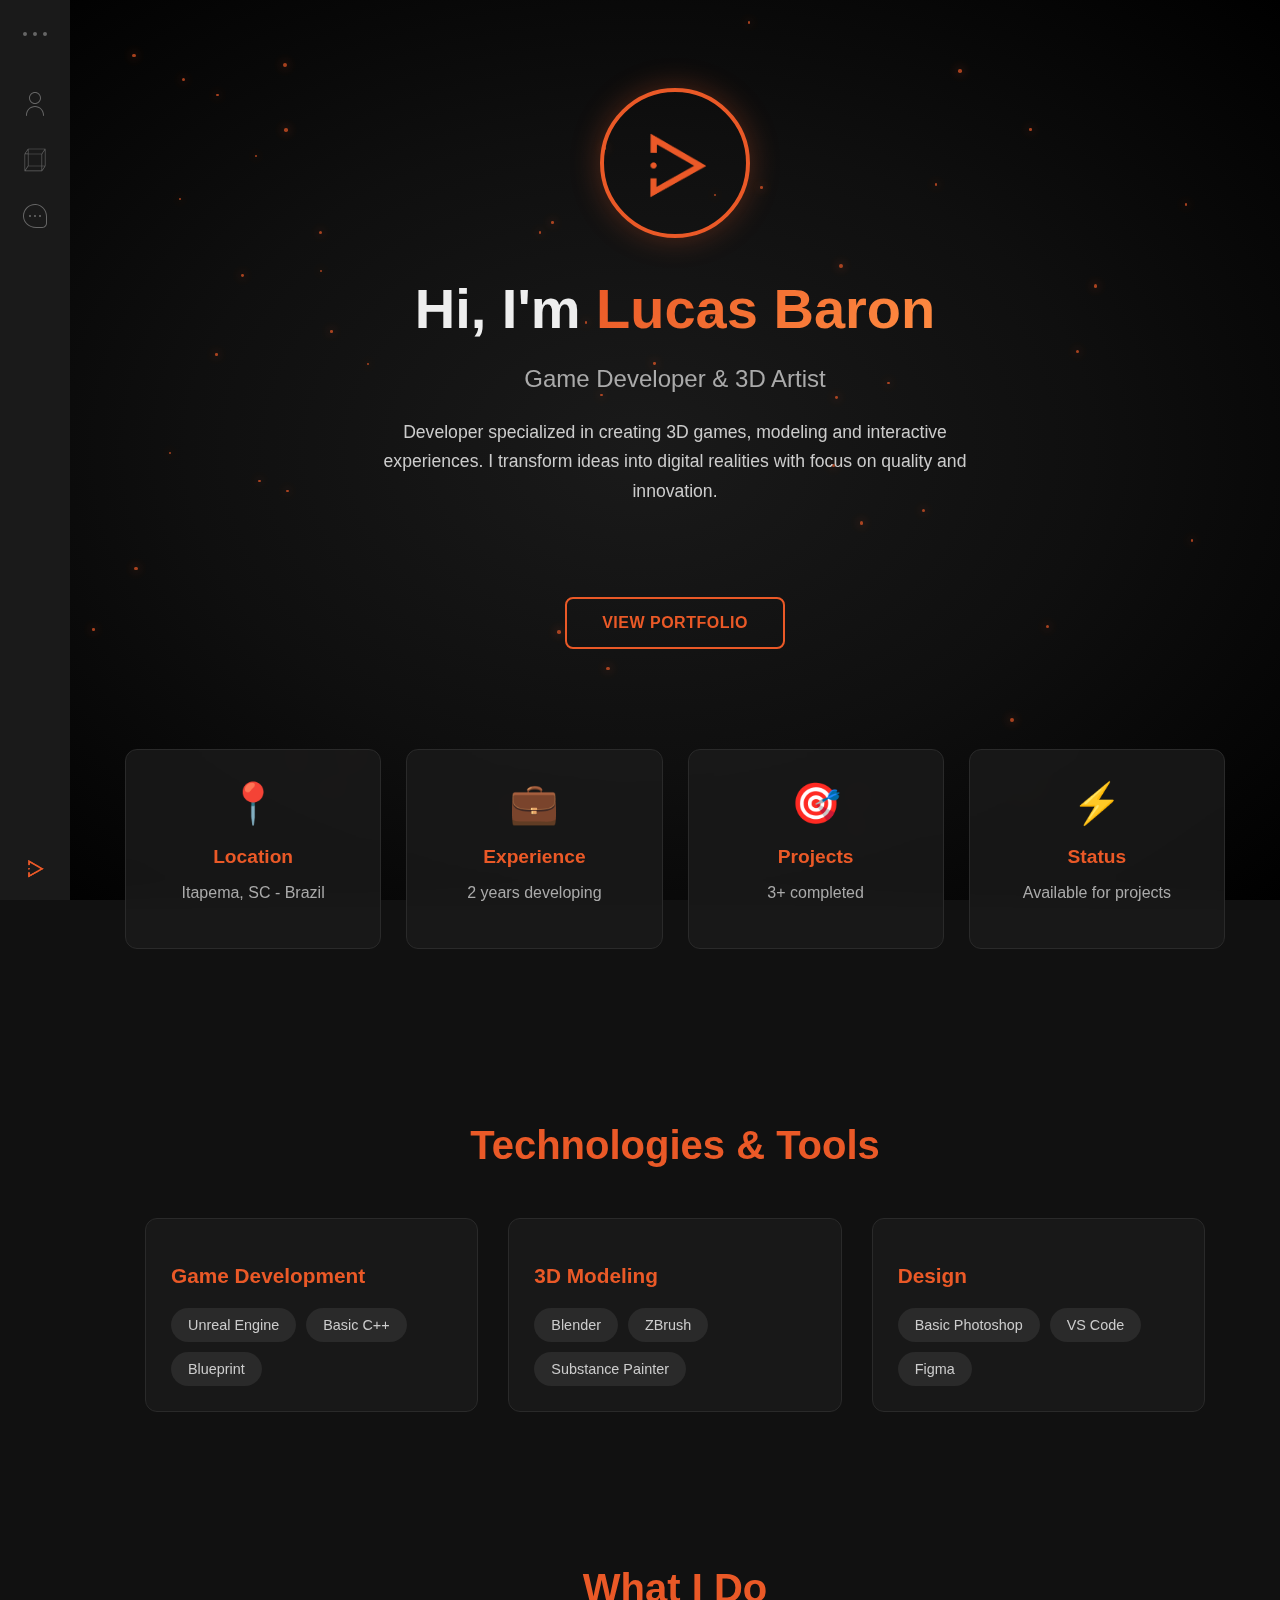
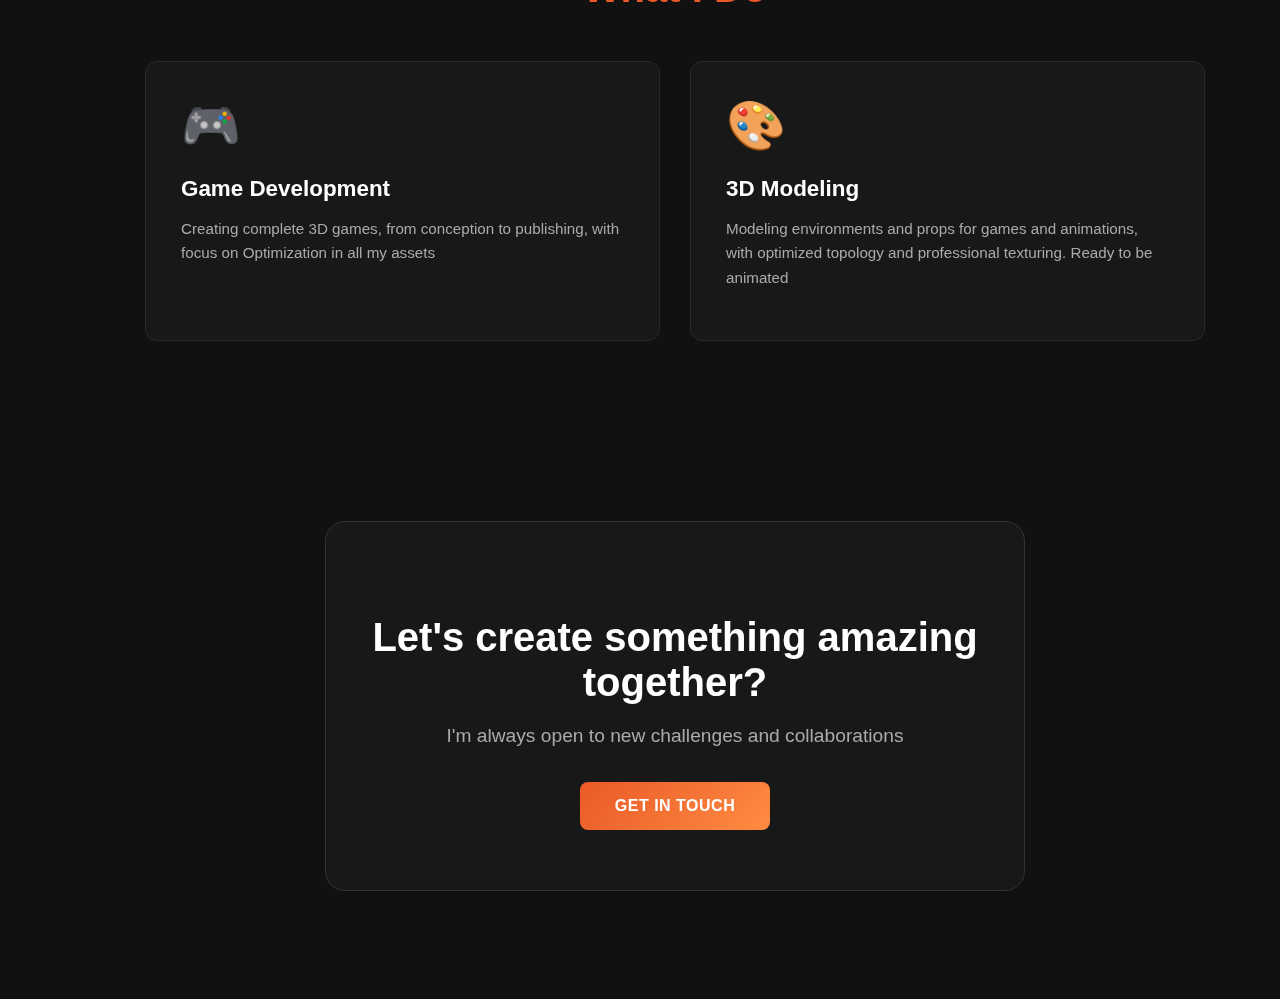
<file: index.html>
<!DOCTYPE html>
<html lang="pt-br">
<head>
  <meta charset="UTF-8" />
  <meta name="viewport" content="width=device-width, initial-scale=1.0"/>
  <title>Portfólio 3D</title>
  <link rel="stylesheet" href="style.css">
</head>
<body>
  <!-- Sidebar -->
  <div class="sidebar" id="sidebar">
    <!-- Botão toggle -->
<button class="toggle-btn" onclick="toggleSidebar()" aria-label="Abrir/fechar menu">
  <svg class="icon-svg" xmlns="http://www.w3.org/2000/svg" viewBox="0 0 24 24">
    <path d="M2,14a2,2,0,1,1,2-2A2,2,0,0,1,2,14Zm10,0a2,2,0,1,1,2-2A2,2,0,0,1,12,14Zm10,0a2,2,0,1,1,2-2A2,2,0,0,1,22,14Z"/>
  </svg>
</button>
    <ul>
<li>
  <a href="index.html">
    <svg class="icon-svg" xmlns="http://www.w3.org/2000/svg" viewBox="0 0 24 24">
      <path d="M12,12c3.309,0,6-2.691,6-6S15.309,0,12,0,6,2.691,6,6s2.691,6,6,6Zm0-11c2.757,0,5,2.243,5,5s-2.243,5-5,5-5-2.243-5-5S9.243,1,12,1Zm9,22v.5c0,.276-.224,.5-.5,.5s-.5-.224-.5-.5v-.5c0-4.411-3.589-8-8-8s-8,3.589-8,8v.5c0,.276-.224,.5-.5,.5s-.5-.224-.5-.5v-.5c0-4.962,4.038-9,9-9s9,4.038,9,9Z"/>
    </svg>
    <span>About</span>
  </a>
</li>

<li>
  <a href="portfolio.html">
    <svg class="icon-svg" xmlns="http://www.w3.org/2000/svg" viewBox="0 0 595.28 608">
      <path d="M563.34,23.23V456.79a75.83,75.83,0,0,1-4.07,8c-7.68,11.68-15.5,23.26-23.29,34.86q-28.47,42.36-56.93,84.7a10.9,10.9,0,0,1-9.79,5.28q-213.39-.07-426.76,0a21.83,21.83,0,0,1-4-.27c-4-.75-5.45-2.27-6.08-6.3a37.65,37.65,0,0,1-.38-5.72q0-209.8,0-419.6a30,30,0,0,1,5.34-17.29Q76,83.17,114.5,25.79c2.57-3.82,5.44-7,10-8.31H556.62C559.79,18.31,562.35,19.86,563.34,23.23ZM462.15,447.94V159.39H133.32V447.94Zm.07,16.52h-3.36q-161.49,0-323,0c-4.74,0-7.89,1.63-10.53,5.56Q92,519.67,58.5,569.16c-.83,1.23-1.63,2.48-2.6,4H462.22ZM133.28,142.73h2.31q162.9.09,325.81.2a9,9,0,0,0,8.17-4.37Q503.34,88.24,537.2,38c.76-1.14,1.38-2.37,2.2-3.79H133.28ZM48.47,554.28c1.2-1.53,2-2.47,2.73-3.5q31.29-46.51,62.6-93a16,16,0,0,0,2.85-9.39c0-26.94.11-53.87.12-80.8q0-100.71,0-201.41c0-2.28-.25-4.56-.38-6.75H48.47ZM547,448.06V53.21c-.93,1.18-1.55,1.86-2.06,2.61Q513.2,102.94,481.5,150a14.32,14.32,0,0,0-2.5,8.33c0,8.31-.06,16.63-.06,24.94q0,129.6,0,259.2c0,1.82.17,3.65.27,5.55ZM116.22,53.91l-.65-.27L56,142.07h60.21ZM539.74,465H479.55v89.33Z"/>
    </svg>
    <span>Portfolio</span>
  </a>
</li>

<li>
  <a href="contact.html">
    <svg class="icon-svg" xmlns="http://www.w3.org/2000/svg" viewBox="0 0 24 24">
      <path d="m13,12c0,.552-.448,1-1,1s-1-.448-1-1,.448-1,1-1,1,.448,1,1Zm4-1c-.552,0-1,.448-1,1s.448,1,1,1,1-.448,1-1-.448-1-1-1Zm-10,0c-.552,0-1,.448-1,1s.448,1,1,1,1-.448,1-1-.448-1-1-1Zm17,1.355v6.963c0,2.582-2.1,4.682-4.682,4.682h-6.186C6.103,24,.47,19.208.029,12.855c-.241-3.477,1.027-6.878,3.479-9.334C5.96,1.065,9.36-.204,12.837.028c6.26.425,11.163,5.84,11.163,12.327Zm-1,0c0-5.963-4.494-10.939-10.23-11.329-.251-.017-.503-.026-.753-.026-2.922,0-5.729,1.154-7.8,3.227C1.968,6.479.806,9.598,1.027,12.786c.41,5.918,5.501,10.214,12.105,10.214h6.186c2.03,0,3.682-1.651,3.682-3.682v-6.963Z"/>
    </svg>
    <span>Contact</span>
  </a>
</li>
</ul>

    <div class="sidebar-footer">
      <img src="imgs/Icons/Logo-DevRukasu.png" alt="Logo" class="sidebar-image">
    </div>
  </div>

<!-- Background com partículas -->
  <div class="particles-bg" id="particles-bg"></div>

<!-- Main Content About -->
  <div class="content">
    <!-- Hero About -->
    <section class="about-hero">
      <div class="about-hero-content">
        <div class="about-avatar">
          <div class="avatar-circle">
            <img src="imgs/Icons/Logo-DevRukasu.png" alt="DevRukasu">
          </div>
        </div>
        <h1 class="about-title">Hi, I'm <span class="text-gradient">Lucas Baron</span></h1>
        <p class="about-subtitle">Game Developer & 3D Artist</p>
        <p class="about-description">
          Developer specialized in creating 3D games, modeling and interactive experiences. 
          I transform ideas into digital realities with focus on quality and innovation.
        </p>
      </div>
    </section>

<div class="cta-buttons">
          <a href="portfolio.html" class="btn-cta-secondary">View Portfolio</a>
        </div>

    <!-- Info Cards -->
    <section class="about-info">
      <div class="info-grid">
        <div class="info-card">
          <div class="info-icon">📍</div>
          <h3>Location</h3>
          <p>Itapema, SC - Brazil</p>
        </div>
        <div class="info-card">
          <div class="info-icon">💼</div>
          <h3>Experience</h3>
          <p>2 years developing</p>
        </div>
        <div class="info-card">
          <div class="info-icon">🎯</div>
          <h3>Projects</h3>
          <p>3+ completed</p>
        </div>
        <div class="info-card">
          <div class="info-icon">⚡</div>
          <h3>Status</h3>
          <p>Available for projects</p>
        </div>
      </div>
    </section>

    <!-- Skills -->
    <section class="about-skills">
      <h2 class="section-title">Technologies & Tools</h2>
      <div class="skills-container">
        <div class="skill-category">
          <h3>Game Development</h3>
          <div class="skill-tags">
            <span class="skill-tag">Unreal Engine</span>
            <span class="skill-tag">Basic C++</span>
            <span class="skill-tag">Blueprint</span>
          </div>
        </div>

        <div class="skill-category">
          <h3>3D Modeling</h3>
          <div class="skill-tags">
            <span class="skill-tag">Blender</span>
            <span class="skill-tag">ZBrush</span>
            <span class="skill-tag">Substance Painter</span>
          </div>
        </div>

        <div class="skill-category">
          <h3>Design</h3>
          <div class="skill-tags">
            <span class="skill-tag">Basic Photoshop</span>
            <span class="skill-tag">VS Code</span>
            <span class="skill-tag">Figma</span>
          </div>
        </div>
      </div>
    </section>

    <!-- What I Do -->
    <section class="about-services">
      <h2 class="section-title">What I Do</h2>
      <div class="services-grid">
        <div class="service-card">
          <div class="service-icon">🎮</div>
          <h3>Game Development</h3>
          <p>Creating complete 3D games, from conception to publishing, with focus on Optimization in all my assets</p>
        </div>

        <div class="service-card">
          <div class="service-icon">🎨</div>
          <h3>3D Modeling</h3>
          <p>Modeling environments and props for games and animations, with optimized topology and professional texturing. Ready to be animated</p>
        </div>
      </div>
    </section>

    <!-- CTA -->
    <section class="about-cta">
      <div class="cta-content">
        <h2>Let's create something amazing together?</h2>
        <p>I'm always open to new challenges and collaborations</p>
        <div class="cta-buttons">
          <a href="contact.html" class="btn-cta-primary">Get in Touch</a>
        </div>
      </div>
    </section>
  </div>

  <script src="script.js"></script>
</body>
</html>
</file>
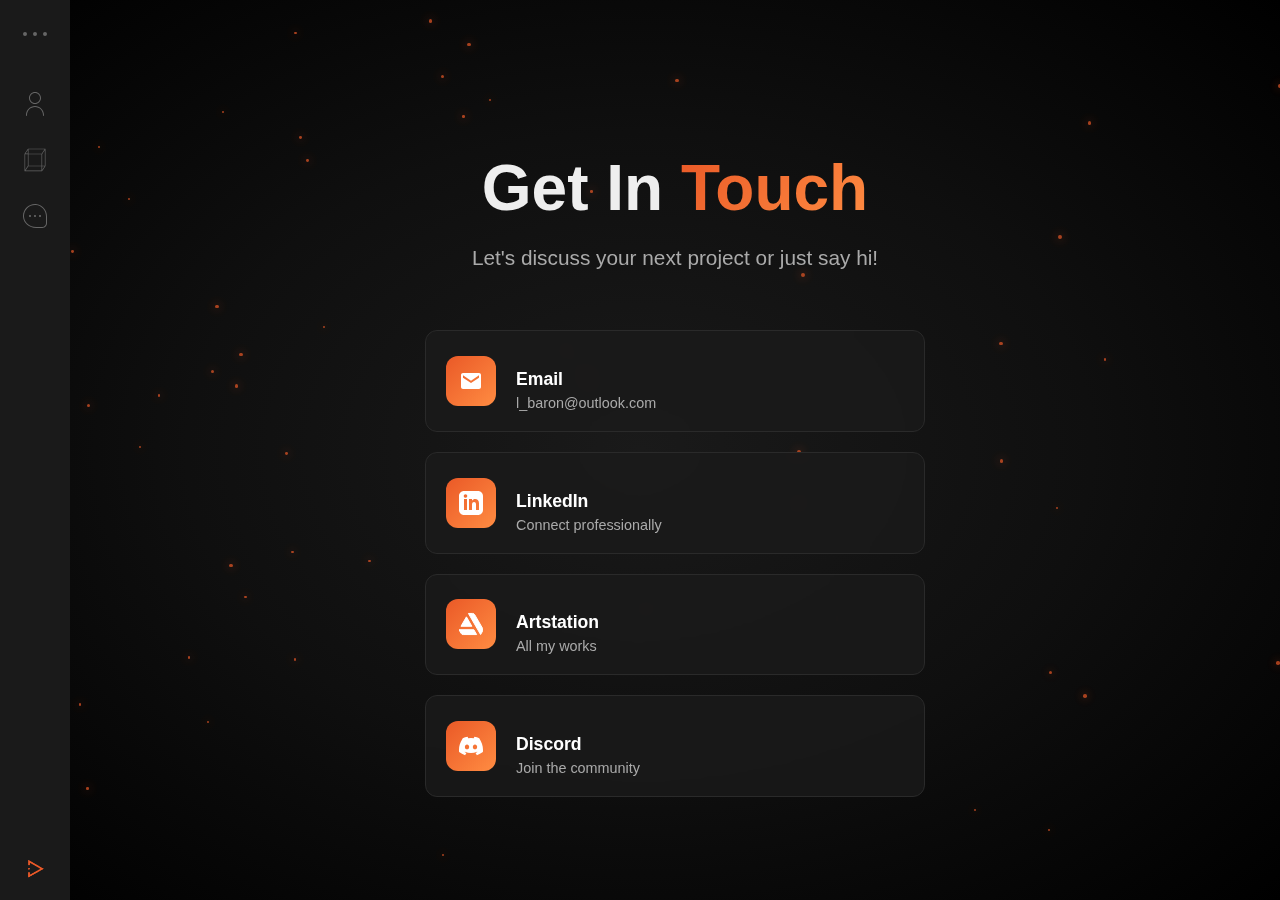
<file: contact.html>
<!DOCTYPE html>
<html lang="en">
<head>
  <meta charset="UTF-8" />
  <meta name="viewport" content="width=device-width, initial-scale=1.0"/>
  <title>Contact - 3D Portfolio</title>
  <link rel="stylesheet" href="style.css">
</head>
<body>
  <!-- Sidebar -->
  <div class="sidebar" id="sidebar">
    <button class="toggle-btn" onclick="toggleSidebar()" aria-label="Open/close menu">
      <svg class="icon-svg" xmlns="http://www.w3.org/2000/svg" viewBox="0 0 24 24">
        <path d="M2,14a2,2,0,1,1,2-2A2,2,0,0,1,2,14Zm10,0a2,2,0,1,1,2-2A2,2,0,0,1,12,14Zm10,0a2,2,0,1,1,2-2A2,2,0,0,1,22,14Z"/>
      </svg>
    </button>

    <ul>
      <li>
        <a href="index.html">
          <svg class="icon-svg" xmlns="http://www.w3.org/2000/svg" viewBox="0 0 24 24">
            <path d="M12,12c3.309,0,6-2.691,6-6S15.309,0,12,0,6,2.691,6,6s2.691,6,6,6Zm0-11c2.757,0,5,2.243,5,5s-2.243,5-5,5-5-2.243-5-5S9.243,1,12,1Zm9,22v.5c0,.276-.224,.5-.5,.5s-.5-.224-.5-.5v-.5c0-4.411-3.589-8-8-8s-8,3.589-8,8v.5c0,.276-.224,.5-.5,.5s-.5-.224-.5-.5v-.5c0-4.962,4.038-9,9-9s9,4.038,9,9Z"/>
          </svg>
          <span>About</span>
        </a>
      </li>

      <li>
        <a href="portfolio.html">
          <svg class="icon-svg" xmlns="http://www.w3.org/2000/svg" viewBox="0 0 595.28 608">
            <path d="M563.34,23.23V456.79a75.83,75.83,0,0,1-4.07,8c-7.68,11.68-15.5,23.26-23.29,34.86q-28.47,42.36-56.93,84.7a10.9,10.9,0,0,1-9.79,5.28q-213.39-.07-426.76,0a21.83,21.83,0,0,1-4-.27c-4-.75-5.45-2.27-6.08-6.3a37.65,37.65,0,0,1-.38-5.72q0-209.8,0-419.6a30,30,0,0,1,5.34-17.29Q76,83.17,114.5,25.79c2.57-3.82,5.44-7,10-8.31H556.62C559.79,18.31,562.35,19.86,563.34,23.23ZM462.15,447.94V159.39H133.32V447.94Zm.07,16.52h-3.36q-161.49,0-323,0c-4.74,0-7.89,1.63-10.53,5.56Q92,519.67,58.5,569.16c-.83,1.23-1.63,2.48-2.6,4H462.22ZM133.28,142.73h2.31q162.9.09,325.81.2a9,9,0,0,0,8.17-4.37Q503.34,88.24,537.2,38c.76-1.14,1.38-2.37,2.2-3.79H133.28ZM48.47,554.28c1.2-1.53,2-2.47,2.73-3.5q31.29-46.51,62.6-93a16,16,0,0,0,2.85-9.39c0-26.94.11-53.87.12-80.8q0-100.71,0-201.41c0-2.28-.25-4.56-.38-6.75H48.47ZM547,448.06V53.21c-.93,1.18-1.55,1.86-2.06,2.61Q513.2,102.94,481.5,150a14.32,14.32,0,0,0-2.5,8.33c0,8.31-.06,16.63-.06,24.94q0,129.6,0,259.2c0,1.82.17,3.65.27,5.55ZM116.22,53.91l-.65-.27L56,142.07h60.21ZM539.74,465H479.55v89.33Z"/>
          </svg>
          <span>Portfolio</span>
        </a>
      </li>

      <li>
        <a href="contact.html" class="active">
          <svg class="icon-svg" xmlns="http://www.w3.org/2000/svg" viewBox="0 0 24 24">
            <path d="m13,12c0,.552-.448,1-1,1s-1-.448-1-1,.448-1,1-1,1,.448,1,1Zm4-1c-.552,0-1,.448-1,1s.448,1,1,1,1-.448,1-1-.448-1-1-1Zm-10,0c-.552,0-1,.448-1,1s.448,1,1,1,1-.448,1-1-.448-1-1-1Zm17,1.355v6.963c0,2.582-2.1,4.682-4.682,4.682h-6.186C6.103,24,.47,19.208.029,12.855c-.241-3.477,1.027-6.878,3.479-9.334C5.96,1.065,9.36-.204,12.837.028c6.26.425,11.163,5.84,11.163,12.327Zm-1,0c0-5.963-4.494-10.939-10.23-11.329-.251-.017-.503-.026-.753-.026-2.922,0-5.729,1.154-7.8,3.227C1.968,6.479.806,9.598,1.027,12.786c.41,5.918,5.501,10.214,12.105,10.214h6.186c2.03,0,3.682-1.651,3.682-3.682v-6.963Z"/>
          </svg>
          <span>Contact</span>
        </a>
      </li>
    </ul>

    <div class="sidebar-footer">
      <img src="imgs/Icons/Logo-DevRukasu.png" alt="Logo" class="sidebar-image">
    </div>
  </div>

  <!-- Background com partículas -->
  <div class="particles-bg" id="particles-bg"></div>

  <!-- Main Content Contact -->
  <div class="content">
    <!-- Contact Hero -->
    <section class="contact-hero">
      <h1 class="contact-title">Get In <span class="text-gradient">Touch</span></h1>
      <p class="contact-subtitle">Let's discuss your next project or just say hi!</p>
    </section>

    <!-- Contact Content -->
    <section class="contact-content">
      <div class="contact-grid">
        
        <!-- Social Links -->
        <div class="contact-social">
          <div class="social-links">
            
            <a href="mailto:l_baron@outlook.com" class="social-link" target="_blank">
              <div class="social-icon">
                <svg xmlns="http://www.w3.org/2000/svg" viewBox="0 0 24 24" fill="currentColor">
                  <path d="M20,4H4C2.895,4,2,4.895,2,6v12c0,1.105,0.895,2,2,2h16c1.105,0,2-0.895,2-2V6C22,4.895,21.105,4,20,4z M20,8.7l-8,5.334 L4,8.7V6.297l8,5.333l8-5.333V8.7z"/>
                </svg>
              </div>
              <div class="social-info">
                <h3>Email</h3>
                <p>l_baron@outlook.com</p>
              </div>
            </a>

            <a href="https://www.linkedin.com/in/lucas-baron-3d" class="social-link" target="_blank">
              <div class="social-icon">
                <svg xmlns="http://www.w3.org/2000/svg" viewBox="0 0 24 24" fill="currentColor">
                  <path d="M19 0h-14c-2.761 0-5 2.239-5 5v14c0 2.761 2.239 5 5 5h14c2.762 0 5-2.239 5-5v-14c0-2.761-2.238-5-5-5zm-11 19h-3v-11h3v11zm-1.5-12.268c-.966 0-1.75-.79-1.75-1.764s.784-1.764 1.75-1.764 1.75.79 1.75 1.764-.783 1.764-1.75 1.764zm13.5 12.268h-3v-5.604c0-3.368-4-3.113-4 0v5.604h-3v-11h3v1.765c1.396-2.586 7-2.777 7 2.476v6.759z"/>
                </svg>
              </div>
              <div class="social-info">
                <h3>LinkedIn</h3>
                <p>Connect professionally</p>
              </div>
            </a>

            <a href="https://www.artstation.com/rukasudev" class="social-link" target="_blank">
              <div class="social-icon">
                <svg fill="#ffffff" viewBox="0 0 24 24" role="img" xmlns="http://www.w3.org/2000/svg" stroke="#ffffff"><g id="SVGRepo_bgCarrier" stroke-width="0"></g><g id="SVGRepo_tracerCarrier" stroke-linecap="round" stroke-linejoin="round"></g><g id="SVGRepo_iconCarrier"><path d="m0 17.723 2.027 3.505h.001a2.424 2.424 0 0 0 2.164 1.333h13.457l-2.792-4.838H0zm24 .025c0-.484-.143-.935-.388-1.314L15.728 2.728a2.424 2.424 0 0 0-2.142-1.289H9.419L21.598 22.54l1.92-3.325c.378-.637.482-.919.482-1.467zm-11.129-3.462L7.428 4.858l-5.444 9.428h10.887z"></path></g></svg>
            </div>
              <div class="social-info">
                <h3>Artstation</h3>
                <p>All my works</p>
              </div>
            </a>

            <a href="https://discord.gg/kUm9jdqQJk" class="social-link" target="_blank">
              <div class="social-icon">
                <svg xmlns="http://www.w3.org/2000/svg" viewBox="0 0 24 24" fill="currentColor">
                  <path d="M20.317 4.37a19.791 19.791 0 0 0-4.885-1.515.074.074 0 0 0-.079.037c-.21.375-.444.864-.608 1.25a18.27 18.27 0 0 0-5.487 0 12.64 12.64 0 0 0-.617-1.25.077.077 0 0 0-.079-.037A19.736 19.736 0 0 0 3.677 4.37a.07.07 0 0 0-.032.027C.533 9.046-.32 13.58.099 18.057a.082.082 0 0 0 .031.057 19.9 19.9 0 0 0 5.993 3.03.078.078 0 0 0 .084-.028 14.09 14.09 0 0 0 1.226-1.994.076.076 0 0 0-.041-.106 13.107 13.107 0 0 1-1.872-.892.077.077 0 0 1-.008-.128 10.2 10.2 0 0 0 .372-.292.074.074 0 0 1 .077-.01c3.928 1.793 8.18 1.793 12.062 0a.074.074 0 0 1 .078.01c.12.098.246.198.373.292a.077.077 0 0 1-.006.127 12.299 12.299 0 0 1-1.873.892.077.077 0 0 0-.041.107c.36.698.772 1.362 1.225 1.993a.076.076 0 0 0 .084.028 19.839 19.839 0 0 0 6.002-3.03.077.077 0 0 0 .032-.054c.5-5.177-.838-9.674-3.549-13.66a.061.061 0 0 0-.031-.03zM8.02 15.33c-1.183 0-2.157-1.085-2.157-2.419 0-1.333.956-2.419 2.157-2.419 1.21 0 2.176 1.096 2.157 2.42 0 1.333-.956 2.418-2.157 2.418zm7.975 0c-1.183 0-2.157-1.085-2.157-2.419 0-1.333.955-2.419 2.157-2.419 1.21 0 2.176 1.096 2.157 2.42 0 1.333-.946 2.418-2.157 2.418z"/>
                </svg>
              </div>
              <div class="social-info">
                <h3>Discord</h3>
                <p>Join the community</p>
              </div>
            </a>

          </div>
        </div>


      </div>
    </section>
  </div>

  <script src="script.js"></script>
</body>
</html>
</file>
<file: style.css>
* { box-sizing: border-box; }
body {
  margin: 0;
  font-family: Arial, sans-serif;
  background: #111;
  color: #eee;
}

/* Sidebar */
.sidebar {
  position: fixed;
  left: 0;
  top: 0;
  width: 70px;
  height: 100%;
  background: #1a1a1a;
  transition: width 0.28s ease;
  padding-top: 12px;
  overflow: hidden;
  display: flex;
  flex-direction: column;
}

/* Expandida */
.sidebar.expanded {
  width: 220px;
}

/* Botão toggle */
.toggle-btn {
  background: none;
  border: none;
  color: #ea5927;
  font-size: 20px;
  padding: 10px;
  cursor: pointer;
  border-radius: 6px;
  margin: 0 8px 20px 8px;
  transition: background 0.15s;
  display: flex;
  justify-content: center;
  align-items: center;
}

.sidebar.expanded .toggle-btn {
  justify-content: flex-start;
  padding-left: 12px;
}

.toggle-btn:hover {
  background: #333;
}

/* Lista */
.sidebar ul {
  list-style: none;
  padding: 0;
  margin: 0;
  display: flex;
  flex-direction: column;
}

.sidebar ul li {
  margin: 4px 0;
  width: 100%;
}

/* Links */
.sidebar ul li a {
  color: #666;
  text-decoration: none;
  display: flex;
  align-items: center;
  padding: 12px;
  border-radius: 6px;
  transition: all 0.3s ease;  
  margin: 0 8px;
  justify-content: center;
  position: relative;
}

.sidebar.expanded ul li a {
  justify-content: flex-start;
}












/* Ícones em SVG */
.icon-svg {
  width: 24px;
  height: 24px;
  margin-right: 0;  /* Sem margem quando fechada */
  flex-shrink: 0;
  fill: currentColor;
  transition: transform 0.3s ease, color 0.3s ease;
  color: #666;
}

/* Margem apenas quando expandida */
.sidebar.expanded ul li a .icon-svg {
  margin-right: 12px;
}

/* Hover/ativo laranja */
.sidebar ul li a:hover .icon-svg,
.sidebar ul li a.active .icon-svg {
  color: #ea5927;
  transform: scale(1.1);
}

.icon-svg path {
  fill: currentColor;
}








/* Texto - escondido quando fechada */
.sidebar ul li span {
  display: none;
  font-size: 15px;
  white-space: nowrap;
  margin-left: 12px;
  transition: all 0.3s ease;
}

/* Texto visível quando expandida */
.sidebar.expanded ul li span {
  display: inline;
}





/* Hover - ícones ficam laranja */
.sidebar ul li a:hover {
  background: rgba(234, 89, 39, 0.1);
  color: #ea5927;
}

/* Estado ativo - para a página atual */
.sidebar ul li a.active {
  color: #ea5927;
  background: rgba(234, 89, 39, 0.15);
}

/* Efeito de borda lateral quando ativo */
.sidebar ul li a.active::before {
  content: '';
  position: absolute;
  left: 0;
  top: 0;
  bottom: 0;
  width: 3px;
  background: #ea5927;
  border-radius: 0 3px 3px 0;
}







/* Conteúdo principal */
.content {
  margin-left: 70px;
  padding: 28px;
  transition: margin-left 0.28s ease;
}

.sidebar.expanded ~ .content {
  margin-left: 220px;
}







/* Imagem icone inferior */

.sidebar-footer {
  margin-top: auto;
  padding: 12px;
  display: flex;
  justify-content: center;
}

.sidebar-image {
  width: 40px;
  height: 40px;
  object-fit: cover;
  border-radius: 6px;
  transition: width 0.28s ease, height 0.28s ease;
}

.sidebar.expanded .sidebar-image {
  width: 60px;
  height: 60px;
}

.sidebar.expanded .sidebar-footer {
  justify-content: flex-start;
}





/* Responsivo */
@media (max-width: 600px) {
  .sidebar { width: 56px; }
  .content { margin-left: 56px; }
  .sidebar.expanded { position: fixed; z-index: 1000; }
}












/* PORTFOLIO */

.portfolio-header {
  text-align: center;
  margin-bottom: 60px;
}

.portfolio-header h1 {
  font-size: 3rem;
  margin-bottom: 20px;
  background: linear-gradient(135deg, #ea5927, #ff8c42);
  -webkit-background-clip: text;
  -webkit-text-fill-color: transparent;
  background-clip: text;
}

.portfolio-header p {
  font-size: 1.2rem;
  color: #aaa;
}

.portfolio-grid {
  display: grid;
  grid-template-columns: repeat(auto-fit, minmax(400px, 1fr));
  gap: 30px;
  max-width: 1400px;
  margin: 0 auto;
}

.project-card {
  position: relative;
  height: 300px;
  border-radius: 12px;
  overflow: hidden;
  cursor: pointer;
  transition: transform 0.3s ease, box-shadow 0.3s ease;
  background: #222;
}

.project-card:hover {
  transform: translateY(-10px);
  box-shadow: 0 20px 40px rgba(0, 0, 0, 0.3);
}

.project-card::before {
  content: '';
  position: absolute;
  top: 0;
  left: 0;
  right: 0;
  bottom: 0;
  background: linear-gradient(135deg, rgba(234, 89, 39, 0.8), rgba(255, 140, 66, 0.6));
  opacity: 0;
  transition: opacity 0.3s ease;
  z-index: 1;
}

.project-card:hover::before {
  opacity: 1;
}

.project-image {
  width: 100%;
  height: 100%;
  object-fit: cover;
  transition: transform 0.3s ease;
}

.project-card:hover .project-image {
  transform: scale(1.1);
}

.project-overlay {
  position: absolute;
  top: 0;
  left: 0;
  right: 0;
  bottom: 0;
  background: rgba(0, 0, 0, 0.6);
  display: flex;
  flex-direction: column;
  justify-content: center;
  align-items: center;
  opacity: 0;
  transition: opacity 0.3s ease;
  z-index: 2;
}

.project-card:hover .project-overlay {
  opacity: 1;
}

.project-title {
  font-size: 2rem;
  font-weight: bold;
  margin-bottom: 10px;
  color: white;
  text-align: center;
}

.project-category {
  font-size: 1rem;
  color: #ccc;
  text-transform: uppercase;
  letter-spacing: 2px;
}

.project-button {
  margin-top: 20px;
  padding: 12px 24px;
  background: transparent;
  border: 2px solid white;
  color: white;
  border-radius: 6px;
  cursor: pointer;
  transition: all 0.3s ease;
  text-transform: uppercase;
  letter-spacing: 1px;
  font-weight: bold;
}

.project-button:hover {
  background: white;
  color: #111;
}

.project-modal {
  position: fixed;
  top: 0;
  left: 0;
  width: 100%;
  height: 100%;
  background: rgba(0, 0, 0, 0.95);
  display: none;
  z-index: 2000;
  overflow-y: auto;
}

.project-modal.active {
  display: block;
}

.modal-content {
  max-width: 1000px;
  margin: 100px auto;
  padding: 40px;
  position: relative;
}

.close-modal {
  position: absolute;
  top: 20px;
  right: 30px;
  font-size: 3rem;
  color: white;
  cursor: pointer;
  z-index: 3000;
  transition: color 0.3s ease;
}

.close-modal:hover {
  color: #ea5927;
}

.modal-header {
  text-align: center;
  margin-bottom: 40px;
}

.modal-header h2 {
  font-size: 2.5rem;
  margin-bottom: 10px;
  color: #ea5927;
}

.modal-header p {
  color: #ccc;
  font-size: 1.1rem;
}

.project-images {
  display: flex;
  flex-direction: column;
  gap: 30px;
}

.project-images img {
  width: 100%;
  border-radius: 8px;
  transition: transform 0.3s ease;
}

.project-images img:hover {
  transform: scale(1.02);
}

/* Responsivo portfolio */
@media (max-width: 768px) {
  .portfolio-grid {
    grid-template-columns: 1fr;
    gap: 20px;
    padding: 0 20px;
  }

  .project-card {
    height: 250px;
  }

  .project-title {
    font-size: 1.5rem;
  }

  .modal-content {
    margin: 20px;
    padding: 20px;
  }

  .portfolio-header h1 {
    font-size: 2rem;
  }

  .close-modal {
    right: 20px;
    font-size: 2.5rem;
  }
}










/* ===============================
   BACKGROUND ANIMADO
   =============================== */

/* Background com partículas */
.particles-bg {
  position: fixed;
  top: 0;
  left: 0;
  width: 100%;
  height: 100%;
  z-index: -1;
  background: radial-gradient(ellipse at center, #1a1a1a 0%, #0f0f0f 50%, #000000 100%);
}

.particle {
  position: absolute;
  width: 3px;
  height: 3px;
  background: #ea5927;
  border-radius: 50%;
  opacity: 0.7;
  animation: float 8s ease-in-out infinite;
  box-shadow: 0 0 10px #ea5927;
}

@keyframes float {
  0%, 100% { 
    transform: translateY(0px) translateX(0px) rotate(0deg); 
    opacity: 0.7; 
  }
  50% { 
    transform: translateY(-30px) translateX(15px) rotate(180deg); 
    opacity: 1; 
  }
}

/* ===============================
   ABOUT PAGE - DESIGN LIMPO
   =============================== */

/* Hero About */
.about-hero {
  margin-bottom: 30px;
  display: flex;
  align-items: center;
  justify-content: center;
  text-align: center;
  padding: 60px 20px;
}

.about-hero-content {
  max-width: 700px;
}

.about-avatar {
  margin-bottom: 30px;
}

.avatar-circle {
  width: 150px;
  height: 150px;
  margin: 0 auto;
  border-radius: 50%;
  border: 4px solid #ea5927;
  overflow: hidden;
  transition: transform 0.3s ease;
  box-shadow: 0 0 30px rgba(234, 89, 39, 0.3);
}

.avatar-circle:hover {
  transform: scale(1.05);
  box-shadow: 0 0 40px rgba(234, 89, 39, 0.5);
}

.avatar-circle img {
  width: 100%;
  height: 100%;
  object-fit: cover;
}

.about-title {
  font-size: 3.5rem;
  margin-bottom: 15px;
  font-weight: 700;
}

.text-gradient {
  background: linear-gradient(135deg, #ea5927, #ff8c42);
  -webkit-background-clip: text;
  -webkit-text-fill-color: transparent;
  background-clip: text;
}

.about-subtitle {
  font-size: 1.5rem;
  color: #aaa;
  margin-bottom: 25px;
  font-weight: 300;
}

.about-description {
  font-size: 1.1rem;
  color: #ccc;
  line-height: 1.7;
  max-width: 600px;
  margin: 0 auto;
}

/* Info Cards */
.about-info {
  padding: 40px 20px;
  margin-top: 60px;
  margin-bottom: 40px;
}

.info-grid {
  display: grid;
  grid-template-columns: repeat(auto-fit, minmax(250px, 1fr));
  gap: 25px;
  max-width: 1100px;
  margin: 0 auto;
}

.info-card {
  background: rgba(26, 26, 26, 0.8);
  border: 1px solid #2a2a2a;
  border-radius: 12px;
  padding: 30px;
  text-align: center;
  transition: all 0.3s ease;
  backdrop-filter: blur(10px);
}

.info-card:hover {
  transform: translateY(-5px);
  border-color: #ea5927;
  box-shadow: 0 10px 30px rgba(234, 89, 39, 0.2);
  background: rgba(26, 26, 26, 0.95);
}

.info-icon {
  font-size: 2.5rem;
  margin-bottom: 15px;
}

.info-card h3 {
  font-size: 1.2rem;
  color: #ea5927;
  margin-bottom: 8px;
}

.info-card p {
  color: #aaa;
  font-size: 1rem;
}

/* Skills Section */
.about-skills {
  padding: 60px 20px;
  max-width: 1100px;
  margin: 0 auto;
}

.section-title {
  font-size: 2.5rem;
  text-align: center;
  margin-bottom: 50px;
  color: #ea5927;
}

.skills-container {
  display: grid;
  grid-template-columns: repeat(auto-fit, minmax(280px, 1fr));
  gap: 30px;
}

.skill-category {
  background: rgba(26, 26, 26, 0.8);
  border: 1px solid #2a2a2a;
  border-radius: 12px;
  padding: 25px;
  transition: all 0.3s ease;
  backdrop-filter: blur(10px);
}

.skill-category:hover {
  border-color: #ea5927;
  background: rgba(26, 26, 26, 0.95);
}

.skill-category h3 {
  color: #ea5927;
  font-size: 1.3rem;
  margin-bottom: 20px;
}

.skill-tags {
  display: flex;
  flex-wrap: wrap;
  gap: 10px;
}

.skill-tag {
  background: #2a2a2a;
  color: #ccc;
  padding: 8px 16px;
  border-radius: 20px;
  font-size: 0.9rem;
  transition: all 0.3s ease;
  border: 1px solid transparent;
}

.skill-tag:hover {
  background: rgba(234, 89, 39, 0.2);
  color: #ea5927;
  border-color: #ea5927;
  transform: translateY(-2px);
}

/* Services Section */
.about-services {
  padding: 60px 20px;
  max-width: 1100px;
  margin: 0 auto;
}

.services-grid {
  display: grid;
  grid-template-columns: repeat(auto-fit, minmax(280px, 1fr));
  gap: 30px;
}

.service-card {
  background: rgba(26, 26, 26, 0.8);
  border: 1px solid #2a2a2a;
  border-radius: 12px;
  padding: 35px;
  transition: all 0.3s ease;
  backdrop-filter: blur(10px);
}

.service-card:hover {
  transform: translateY(-10px);
  border-color: #ea5927;
  box-shadow: 0 15px 40px rgba(234, 89, 39, 0.2);
  background: rgba(26, 26, 26, 0.95);
}

.service-icon {
  font-size: 3rem;
  margin-bottom: 20px;
}

.service-card h3 {
  color: #fff;
  font-size: 1.4rem;
  margin-bottom: 15px;
}

.service-card p {
  color: #aaa;
  line-height: 1.6;
  font-size: 0.95rem;
}

/* CTA Section */
.about-cta {
  padding: 80px 20px;
  text-align: center;
  margin-top: 40px;
}

.cta-content {
  max-width: 700px;
  margin: 0 auto;
  background: rgba(26, 26, 26, 0.8);
  border: 1px solid #333;
  border-radius: 20px;
  padding: 60px 40px;
  backdrop-filter: blur(10px);
}

.cta-content h2 {
  font-size: 2.5rem;
  margin-bottom: 15px;
  color: #fff;
}

.cta-content p {
  font-size: 1.2rem;
  color: #aaa;
  margin-bottom: 35px;
}

.cta-buttons {
  display: flex;
  gap: 20px;
  justify-content: center;
  flex-wrap: wrap;
}

.btn-cta-primary,
.btn-cta-secondary {
  padding: 15px 35px;
  border-radius: 8px;
  font-size: 1rem;
  font-weight: 600;
  text-decoration: none;
  transition: all 0.3s ease;
  text-transform: uppercase;
  letter-spacing: 0.5px;
}

.btn-cta-primary {
  background: linear-gradient(135deg, #ea5927, #ff8c42);
  color: white;
  border: none;
}

.btn-cta-primary:hover {
  transform: translateY(-3px);
  box-shadow: 0 10px 25px rgba(234, 89, 39, 0.4);
}

.btn-cta-secondary {
  background: transparent;
  color: #ea5927;
  border: 2px solid #ea5927;
}

.btn-cta-secondary:hover {
  background: #ea5927;
  color: white;
  transform: translateY(-3px);
}

/* Responsivo About */
@media (max-width: 768px) {
  .about-title {
    font-size: 2.5rem;
  }

  .about-subtitle {
    font-size: 1.2rem;
  }

  .section-title {
    font-size: 2rem;
  }

  .info-grid {
    grid-template-columns: 1fr;
  }

  .skills-container {
    grid-template-columns: 1fr;
  }

  .services-grid {
    grid-template-columns: 1fr;
  }

  .cta-content {
    padding: 40px 25px;
  }

  .cta-content h2 {
    font-size: 1.8rem;
  }

  .cta-buttons {
    flex-direction: column;
    align-items: stretch;
  }

  .btn-cta-primary,
  .btn-cta-secondary {
    width: 100%;
  }
}













/* ===============================
   CONTACT PAGE STYLES
   =============================== */

/* Contact Hero */
.contact-hero {
  text-align: center;
  padding: 80px 20px 40px;
  max-width: 800px;
  margin: 0 auto;
}

.contact-title {
  font-size: 4rem;
  font-weight: 700;
  margin-bottom: 20px;
}

.contact-subtitle {
  font-size: 1.3rem;
  color: #aaa;
  font-weight: 300;
}

/* Contact Content */
.contact-content {
  max-width: 1200px;
  margin: 0 auto;
}

.contact-grid {
  display: flex;
  justify-content: center;
}


.contact-social {
  max-width: 500px;
  width: 100%;
}


/* Social Links Section */
.contact-form-container h2 {
  font-size: 2rem;
  color: #ea5927;
  margin-bottom: 30px;
}

.social-links {
  display: flex;
  flex-direction: column;
  gap: 20px;
}

.social-link {
  display: flex;
  align-items: center;
  gap: 20px;
  padding: 20px;
  background: rgba(26, 26, 26, 0.8);
  border: 1px solid #2a2a2a;
  border-radius: 12px;
  text-decoration: none;
  transition: all 0.3s ease;
  backdrop-filter: blur(10px);
}

.social-link:hover {
  transform: translateX(10px);
  border-color: #ea5927;
  background: rgba(26, 26, 26, 0.95);
  box-shadow: 0 5px 20px rgba(234, 89, 39, 0.2);
}

.social-icon {
  width: 50px;
  height: 50px;
  min-width: 50px;
  background: linear-gradient(135deg, #ea5927, #ff8c42);
  border-radius: 12px;
  display: flex;
  align-items: center;
  justify-content: center;
  transition: all 0.3s ease;
}

.social-link:hover .social-icon {
  transform: scale(1.1) rotate(5deg);
}

.social-icon svg {
  width: 24px;
  height: 24px;
  color: white;
}

.social-info h3 {
  color: #fff;
  font-size: 1.1rem;
  margin-bottom: 5px;
}

.social-info p {
  color: #aaa;
  font-size: 0.9rem;
  margin: 0;
}

/* Responsive Contact */
@media (max-width: 968px) {
  .contact-grid {
    grid-template-columns: 1fr;
    gap: 40px;
  }

  .contact-title {
    font-size: 3rem;
  }

  .contact-social h2,
  .contact-form-container h2 {
    font-size: 1.8rem;
  }
}

@media (max-width: 600px) {
  .contact-hero {
    padding: 60px 20px 30px;
  }

  .contact-title {
    font-size: 2.5rem;
  }

  .contact-subtitle {
    font-size: 1.1rem;
  }

  .contact-form-container {
    padding: 25px;
  }

  .social-link {
    padding: 15px;
  }

  .social-icon {
    width: 45px;
    height: 45px;
    min-width: 45px;
  }

  .social-icon svg {
    width: 20px;
    height: 20px;
  }

  .social-info h3 {
    font-size: 1rem;
  }

  .social-info p {
    font-size: 0.85rem;
  }
}
</file>
